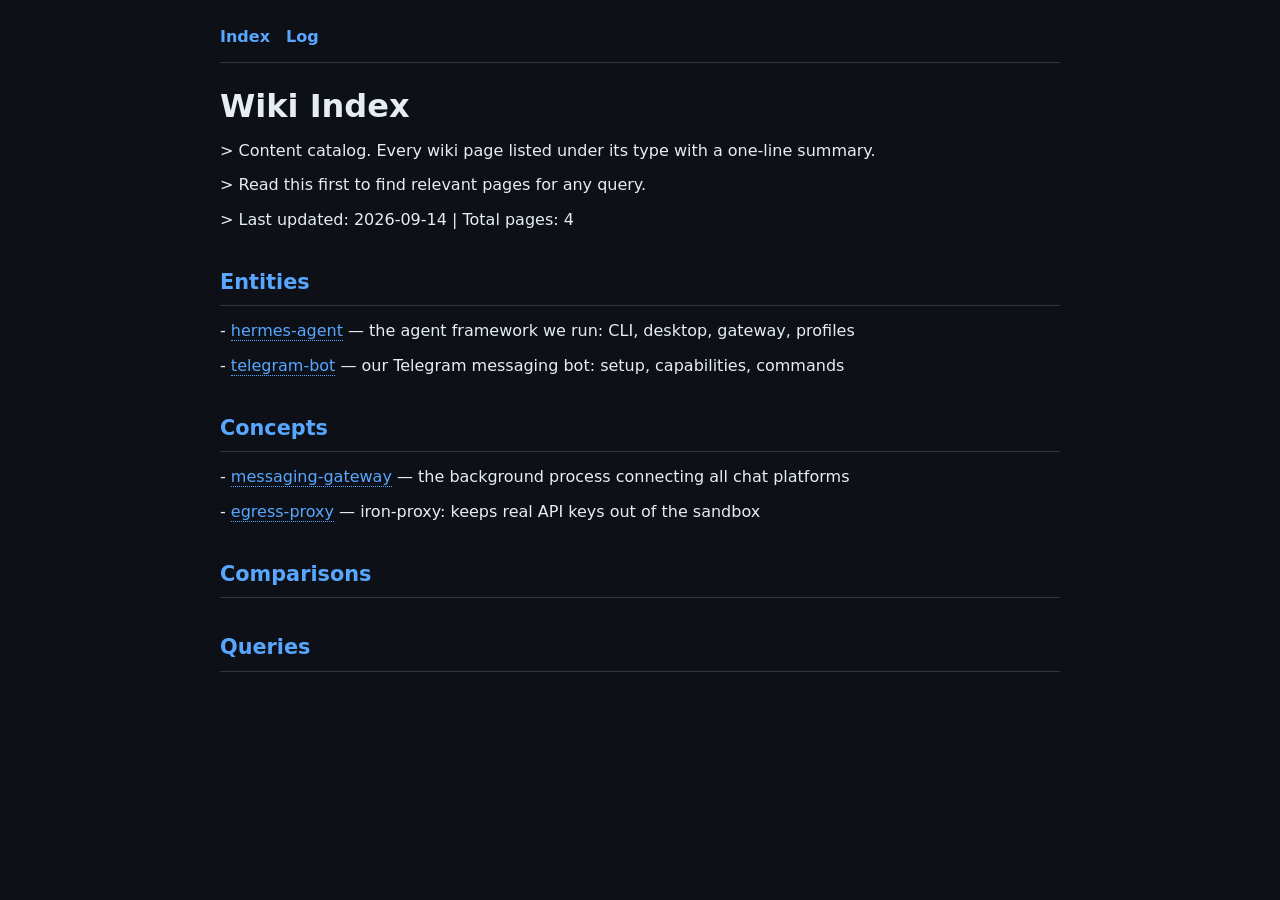
<file: docs/index.html>
<!DOCTYPE html><html><head><meta charset=utf-8><meta name=viewport content="width=device-width,initial-scale=1"><title>Wiki Index</title><link rel=stylesheet href=style.css></head><body><div class=wrap>
<nav><a href=index.html>Index</a><a href=log.html>Log</a></nav>
<h1>Wiki Index</h1>

<p>&gt; Content catalog. Every wiki page listed under its type with a one-line summary.</p>
<p>&gt; Read this first to find relevant pages for any query.</p>
<p>&gt; Last updated: 2026-09-14 | Total pages: 4</p>

<h2>Entities</h2>
<p>- <a class=wiki href="hermes-agent.html">hermes-agent</a> — the agent framework we run: CLI, desktop, gateway, profiles</p>
<p>- <a class=wiki href="telegram-bot.html">telegram-bot</a> — our Telegram messaging bot: setup, capabilities, commands</p>

<h2>Concepts</h2>
<p>- <a class=wiki href="messaging-gateway.html">messaging-gateway</a> — the background process connecting all chat platforms</p>
<p>- <a class=wiki href="egress-proxy.html">egress-proxy</a> — iron-proxy: keeps real API keys out of the sandbox</p>

<h2>Comparisons</h2>

<h2>Queries</h2></div></body></html>
</file>
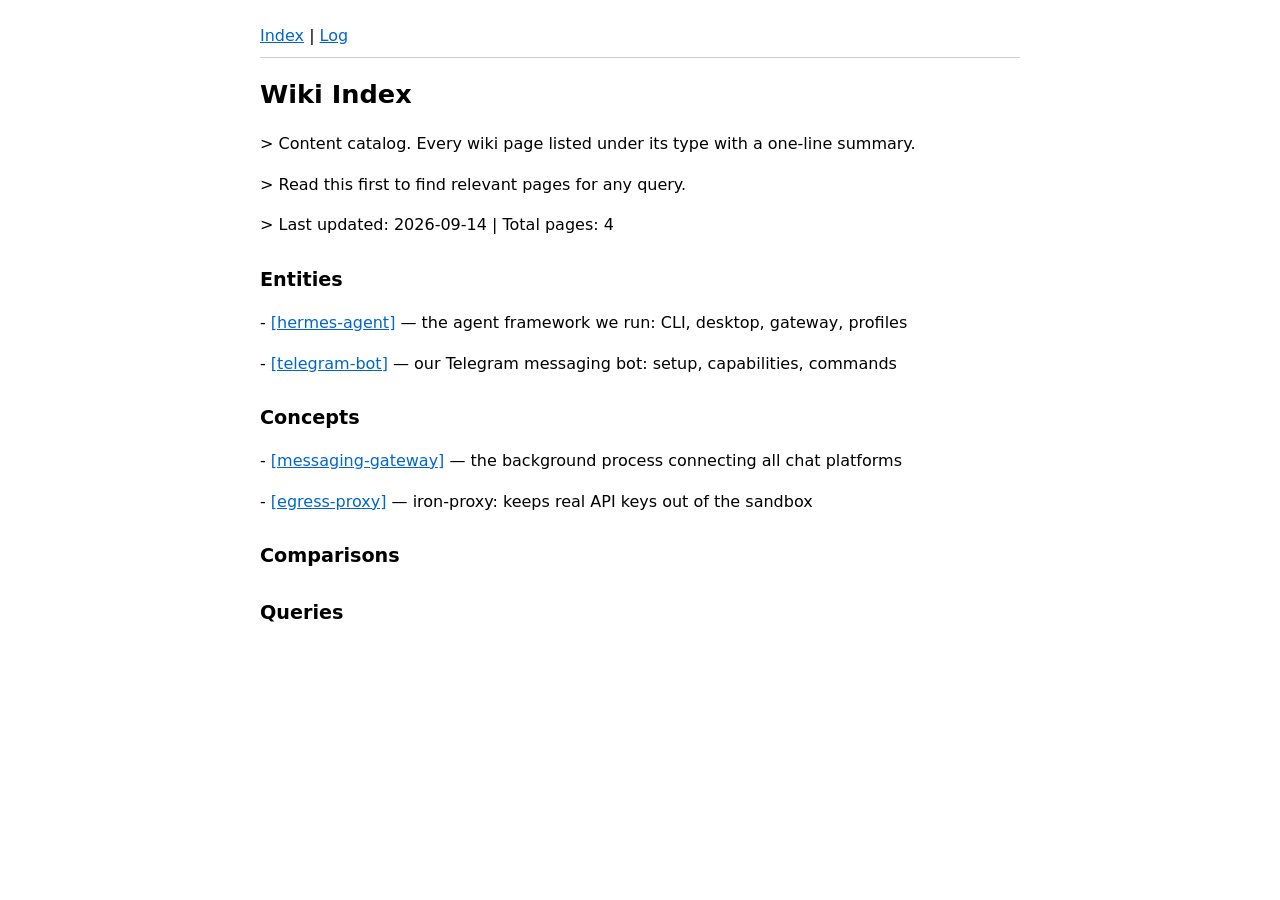
<file: site/index.html>
<!DOCTYPE html><html><head><meta charset=utf-8><title>Wiki Index</title>
<link rel=stylesheet href=style.css></head><body>
<nav><a href=index.html>Index</a> | <a href=log.html>Log</a></nav>
<h1>Wiki Index</h1>

<p>&gt; Content catalog. Every wiki page listed under its type with a one-line summary.</p>
<p>&gt; Read this first to find relevant pages for any query.</p>
<p>&gt; Last updated: 2026-09-14 | Total pages: 4</p>

<h2>Entities</h2>
<p>- <a href="hermes-agent.html">[hermes-agent]</a> — the agent framework we run: CLI, desktop, gateway, profiles</p>
<p>- <a href="telegram-bot.html">[telegram-bot]</a> — our Telegram messaging bot: setup, capabilities, commands</p>

<h2>Concepts</h2>
<p>- <a href="messaging-gateway.html">[messaging-gateway]</a> — the background process connecting all chat platforms</p>
<p>- <a href="egress-proxy.html">[egress-proxy]</a> — iron-proxy: keeps real API keys out of the sandbox</p>

<h2>Comparisons</h2>

<h2>Queries</h2></body></html>
</file>
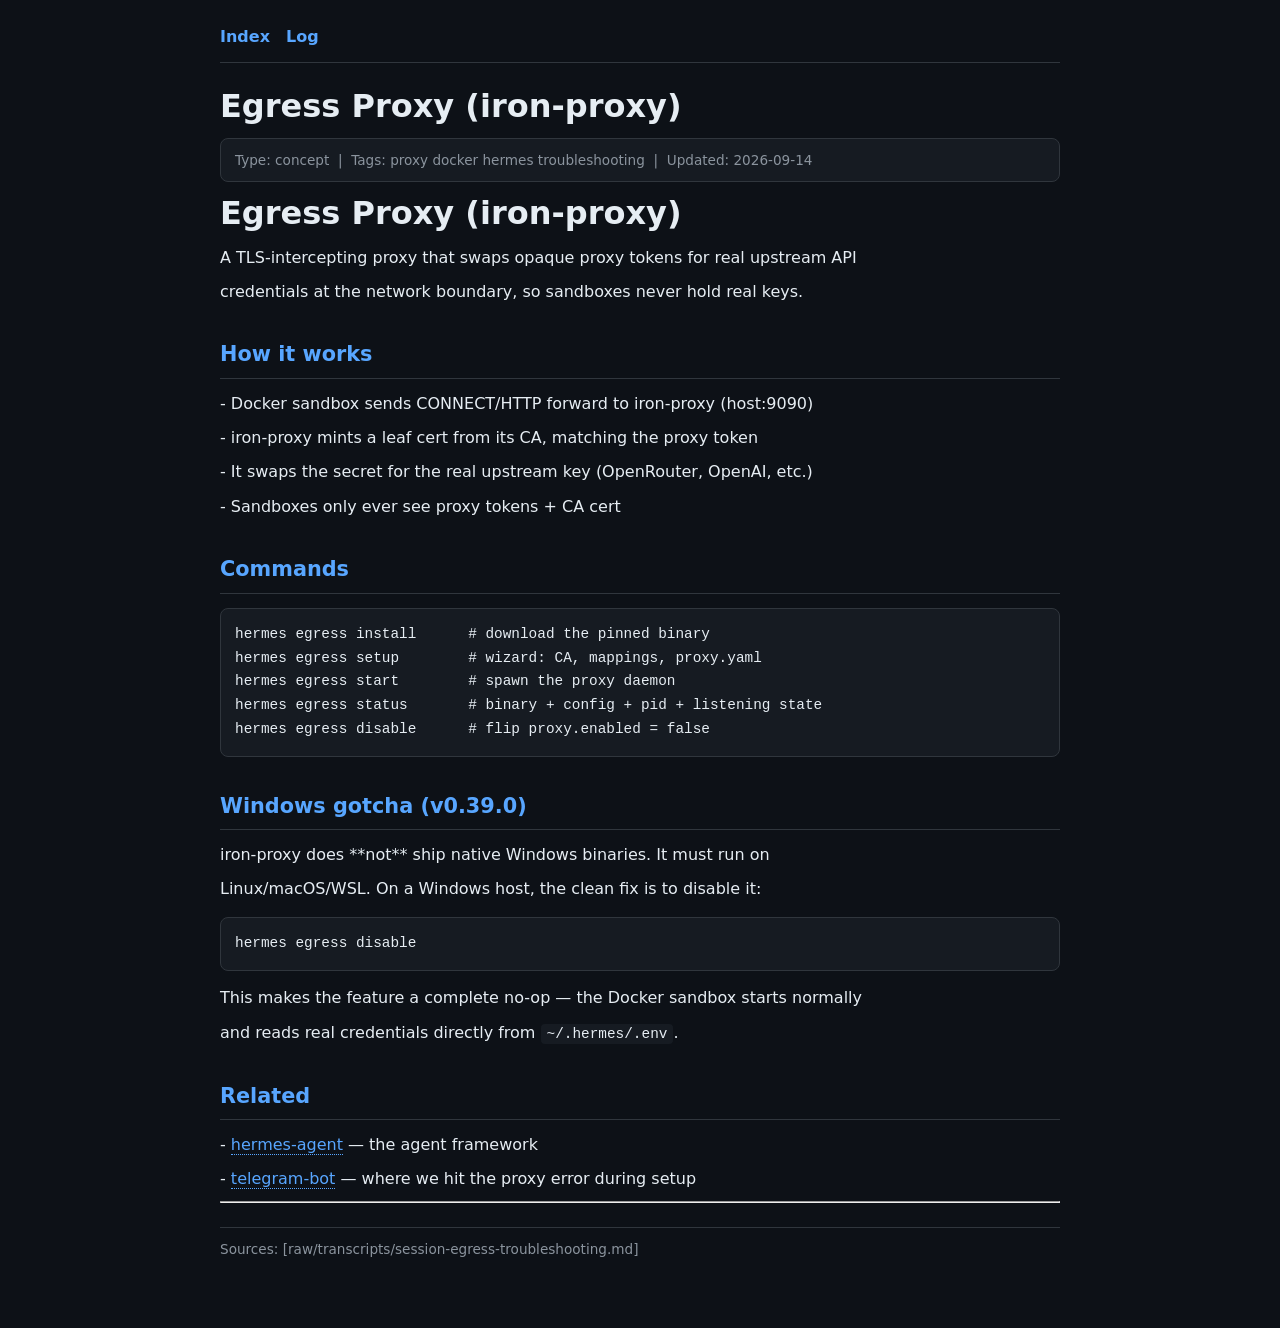
<file: docs/egress-proxy.html>
<!DOCTYPE html><html><head><meta charset=utf-8><meta name=viewport content="width=device-width,initial-scale=1"><title>Egress Proxy (iron-proxy)</title><link rel=stylesheet href=style.css></head><body><div class=wrap>
<nav><a href=index.html>Index</a><a href=log.html>Log</a></nav>
<h1>Egress Proxy (iron-proxy)</h1>
<div class=fm>Type: concept &nbsp;|&nbsp; Tags: proxy  docker  hermes  troubleshooting &nbsp;|&nbsp; Updated: 2026-09-14</div>

<h1>Egress Proxy (iron-proxy)</h1>

<p>A TLS-intercepting proxy that swaps opaque proxy tokens for real upstream API</p>
<p>credentials at the network boundary, so sandboxes never hold real keys.</p>

<h2>How it works</h2>
<p>- Docker sandbox sends CONNECT/HTTP forward to iron-proxy (host:9090)</p>
<p>- iron-proxy mints a leaf cert from its CA, matching the proxy token</p>
<p>- It swaps the secret for the real upstream key (OpenRouter, OpenAI, etc.)</p>
<p>- Sandboxes only ever see proxy tokens + CA cert</p>

<h2>Commands</h2>
<pre>
hermes egress install      # download the pinned binary
hermes egress setup        # wizard: CA, mappings, proxy.yaml
hermes egress start        # spawn the proxy daemon
hermes egress status       # binary + config + pid + listening state
hermes egress disable      # flip proxy.enabled = false
</pre>

<h2>Windows gotcha (v0.39.0)</h2>
<p>iron-proxy does **not** ship native Windows binaries. It must run on</p>
<p>Linux/macOS/WSL. On a Windows host, the clean fix is to disable it:</p>
<pre>
hermes egress disable
</pre>
<p>This makes the feature a complete no-op — the Docker sandbox starts normally</p>
<p>and reads real credentials directly from <code>~/.hermes/.env</code>.</p>

<h2>Related</h2>
<p>- <a class=wiki href="hermes-agent.html">hermes-agent</a> — the agent framework</p>
<p>- <a class=wiki href="telegram-bot.html">telegram-bot</a> — where we hit the proxy error during setup</p>
<hr><p class=src>Sources: [raw/transcripts/session-egress-troubleshooting.md]</p>
</div></body></html>
</file>
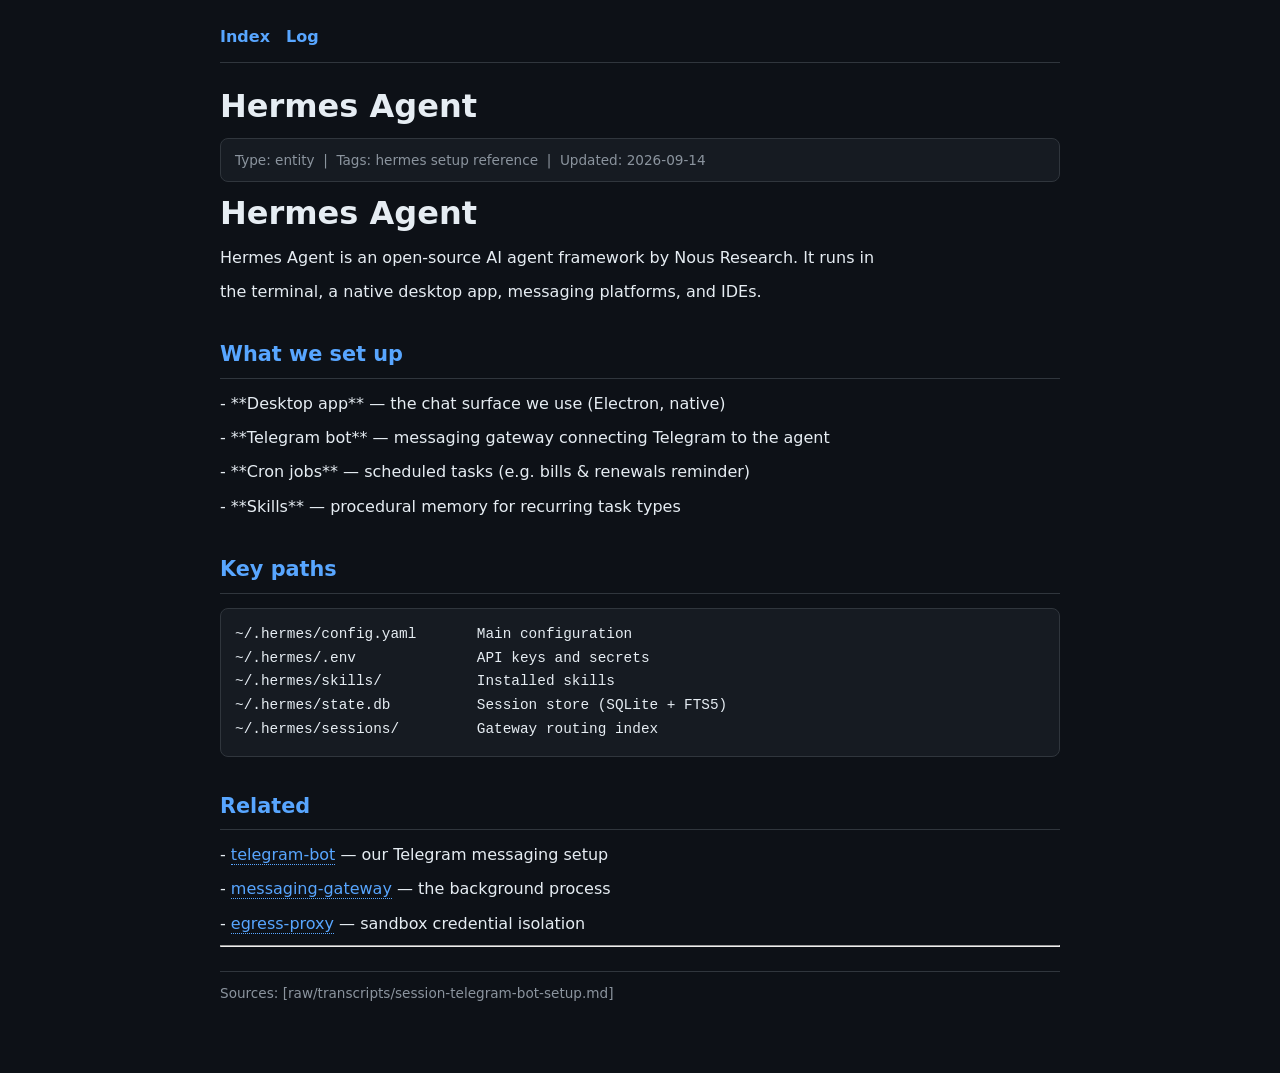
<file: docs/hermes-agent.html>
<!DOCTYPE html><html><head><meta charset=utf-8><meta name=viewport content="width=device-width,initial-scale=1"><title>Hermes Agent</title><link rel=stylesheet href=style.css></head><body><div class=wrap>
<nav><a href=index.html>Index</a><a href=log.html>Log</a></nav>
<h1>Hermes Agent</h1>
<div class=fm>Type: entity &nbsp;|&nbsp; Tags: hermes  setup  reference &nbsp;|&nbsp; Updated: 2026-09-14</div>

<h1>Hermes Agent</h1>

<p>Hermes Agent is an open-source AI agent framework by Nous Research. It runs in</p>
<p>the terminal, a native desktop app, messaging platforms, and IDEs.</p>

<h2>What we set up</h2>
<p>- **Desktop app** — the chat surface we use (Electron, native)</p>
<p>- **Telegram bot** — messaging gateway connecting Telegram to the agent</p>
<p>- **Cron jobs** — scheduled tasks (e.g. bills &amp; renewals reminder)</p>
<p>- **Skills** — procedural memory for recurring task types</p>

<h2>Key paths</h2>
<pre>
~/.hermes/config.yaml       Main configuration
~/.hermes/.env              API keys and secrets
~/.hermes/skills/           Installed skills
~/.hermes/state.db          Session store (SQLite + FTS5)
~/.hermes/sessions/         Gateway routing index
</pre>

<h2>Related</h2>
<p>- <a class=wiki href="telegram-bot.html">telegram-bot</a> — our Telegram messaging setup</p>
<p>- <a class=wiki href="messaging-gateway.html">messaging-gateway</a> — the background process</p>
<p>- <a class=wiki href="egress-proxy.html">egress-proxy</a> — sandbox credential isolation</p>
<hr><p class=src>Sources: [raw/transcripts/session-telegram-bot-setup.md]</p>
</div></body></html>
</file>
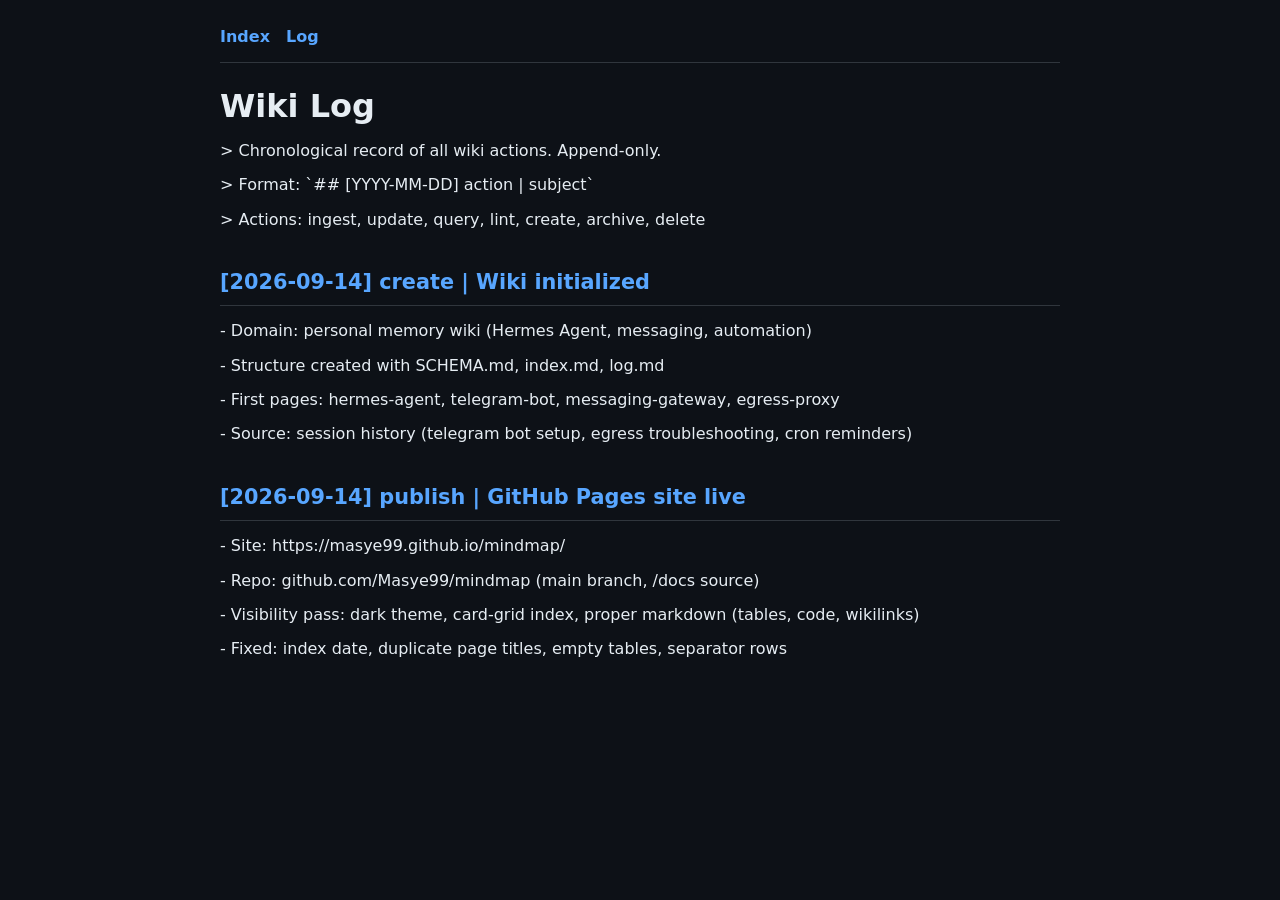
<file: docs/log.html>
<!DOCTYPE html><html><head><meta charset=utf-8><meta name=viewport content="width=device-width,initial-scale=1"><title>Wiki Log</title><link rel=stylesheet href=style.css></head><body><div class=wrap>
<nav><a href=index.html>Index</a><a href=log.html>Log</a></nav>
<h1>Wiki Log</h1>

<p>&gt; Chronological record of all wiki actions. Append-only.</p>
<p>&gt; Format: `## [YYYY-MM-DD] action | subject`</p>
<p>&gt; Actions: ingest, update, query, lint, create, archive, delete</p>

<h2>[2026-09-14] create | Wiki initialized</h2>
<p>- Domain: personal memory wiki (Hermes Agent, messaging, automation)</p>
<p>- Structure created with SCHEMA.md, index.md, log.md</p>
<p>- First pages: hermes-agent, telegram-bot, messaging-gateway, egress-proxy</p>
<p>- Source: session history (telegram bot setup, egress troubleshooting, cron reminders)</p>

<h2>[2026-09-14] publish | GitHub Pages site live</h2>
<p>- Site: https://masye99.github.io/mindmap/</p>
<p>- Repo: github.com/Masye99/mindmap (main branch, /docs source)</p>
<p>- Visibility pass: dark theme, card-grid index, proper markdown (tables, code, wikilinks)</p>
<p>- Fixed: index date, duplicate page titles, empty tables, separator rows</p></div></body></html>
</file>
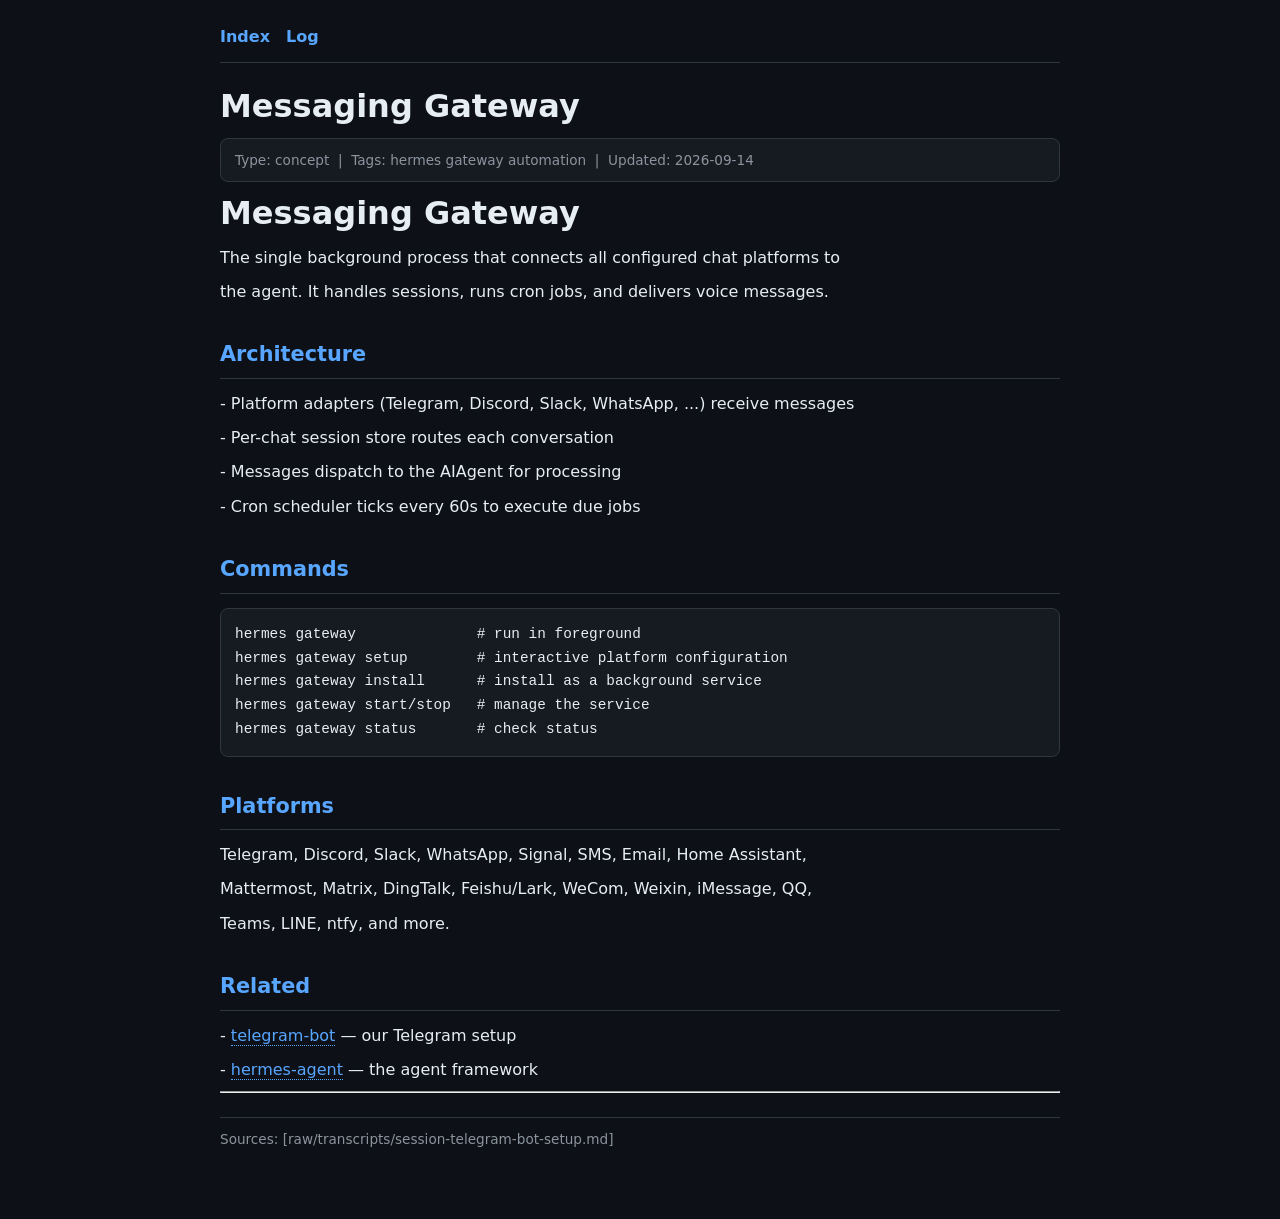
<file: docs/messaging-gateway.html>
<!DOCTYPE html><html><head><meta charset=utf-8><meta name=viewport content="width=device-width,initial-scale=1"><title>Messaging Gateway</title><link rel=stylesheet href=style.css></head><body><div class=wrap>
<nav><a href=index.html>Index</a><a href=log.html>Log</a></nav>
<h1>Messaging Gateway</h1>
<div class=fm>Type: concept &nbsp;|&nbsp; Tags: hermes  gateway  automation &nbsp;|&nbsp; Updated: 2026-09-14</div>

<h1>Messaging Gateway</h1>

<p>The single background process that connects all configured chat platforms to</p>
<p>the agent. It handles sessions, runs cron jobs, and delivers voice messages.</p>

<h2>Architecture</h2>
<p>- Platform adapters (Telegram, Discord, Slack, WhatsApp, ...) receive messages</p>
<p>- Per-chat session store routes each conversation</p>
<p>- Messages dispatch to the AIAgent for processing</p>
<p>- Cron scheduler ticks every 60s to execute due jobs</p>

<h2>Commands</h2>
<pre>
hermes gateway              # run in foreground
hermes gateway setup        # interactive platform configuration
hermes gateway install      # install as a background service
hermes gateway start/stop   # manage the service
hermes gateway status       # check status
</pre>

<h2>Platforms</h2>
<p>Telegram, Discord, Slack, WhatsApp, Signal, SMS, Email, Home Assistant,</p>
<p>Mattermost, Matrix, DingTalk, Feishu/Lark, WeCom, Weixin, iMessage, QQ,</p>
<p>Teams, LINE, ntfy, and more.</p>

<h2>Related</h2>
<p>- <a class=wiki href="telegram-bot.html">telegram-bot</a> — our Telegram setup</p>
<p>- <a class=wiki href="hermes-agent.html">hermes-agent</a> — the agent framework</p>
<hr><p class=src>Sources: [raw/transcripts/session-telegram-bot-setup.md]</p>
</div></body></html>
</file>
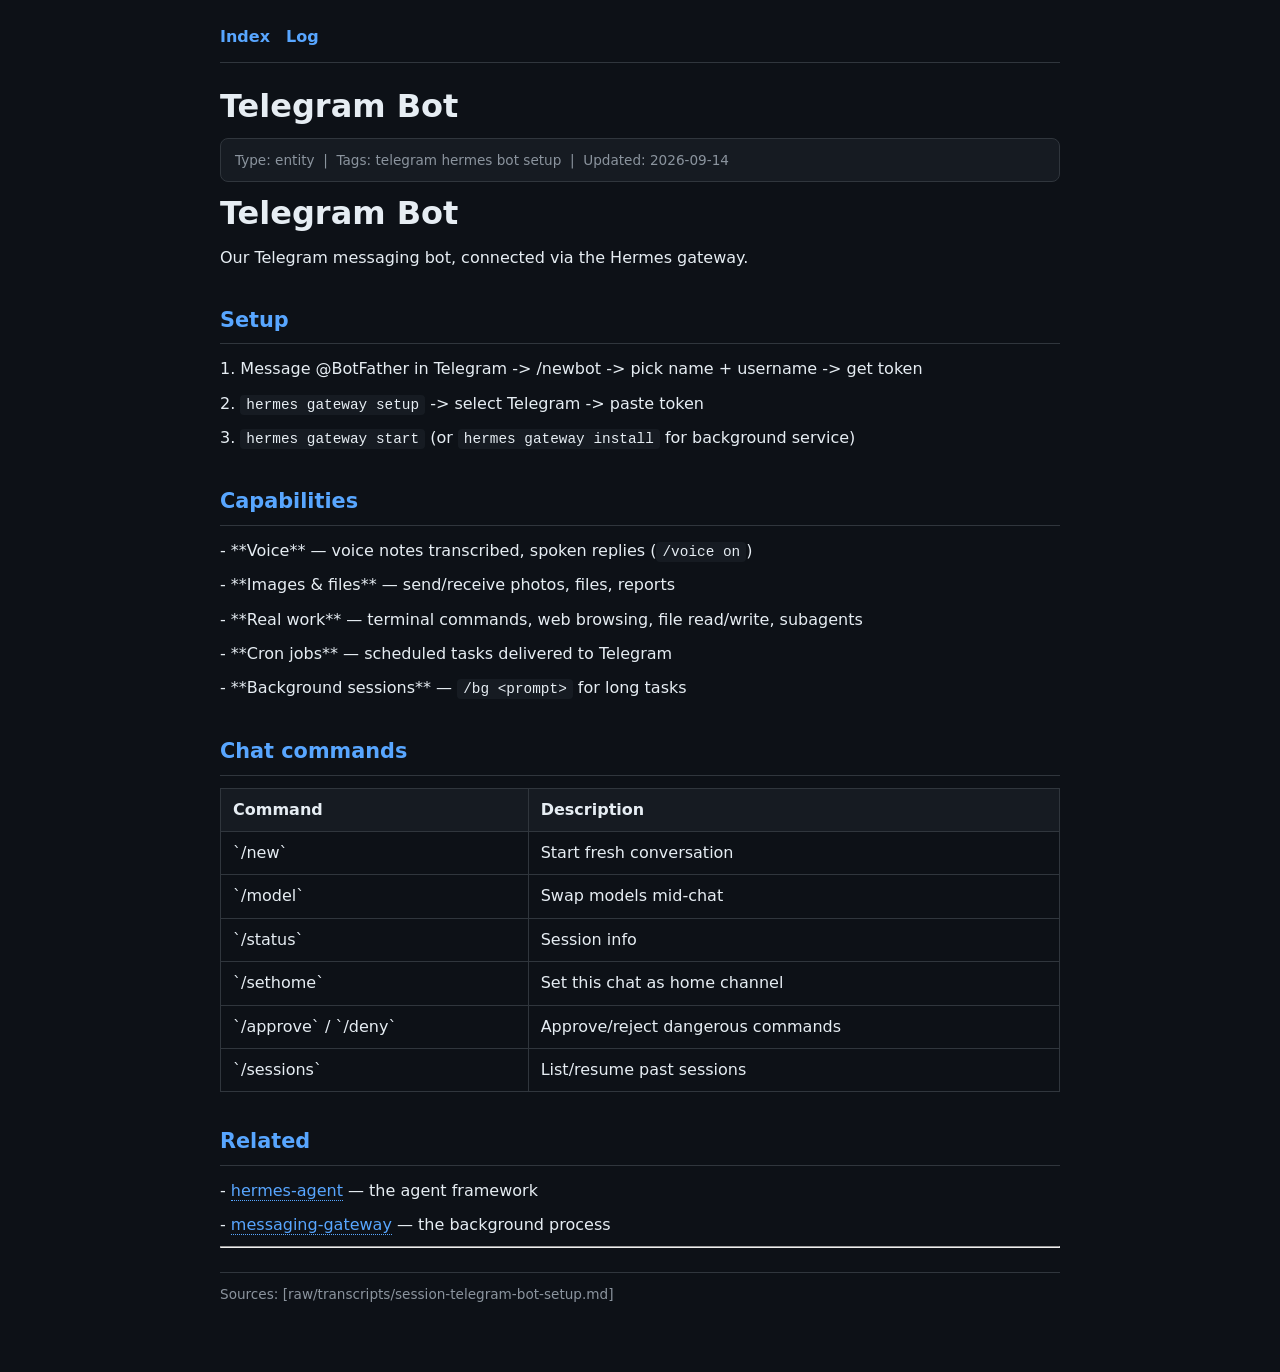
<file: docs/telegram-bot.html>
<!DOCTYPE html><html><head><meta charset=utf-8><meta name=viewport content="width=device-width,initial-scale=1"><title>Telegram Bot</title><link rel=stylesheet href=style.css></head><body><div class=wrap>
<nav><a href=index.html>Index</a><a href=log.html>Log</a></nav>
<h1>Telegram Bot</h1>
<div class=fm>Type: entity &nbsp;|&nbsp; Tags: telegram  hermes  bot  setup &nbsp;|&nbsp; Updated: 2026-09-14</div>

<h1>Telegram Bot</h1>

<p>Our Telegram messaging bot, connected via the Hermes gateway.</p>

<h2>Setup</h2>
<p>1. Message @BotFather in Telegram -&gt; /newbot -&gt; pick name + username -&gt; get token</p>
<p>2. <code>hermes gateway setup</code> -&gt; select Telegram -&gt; paste token</p>
<p>3. <code>hermes gateway start</code> (or <code>hermes gateway install</code> for background service)</p>

<h2>Capabilities</h2>
<p>- **Voice** — voice notes transcribed, spoken replies (<code>/voice on</code>)</p>
<p>- **Images &amp; files** — send/receive photos, files, reports</p>
<p>- **Real work** — terminal commands, web browsing, file read/write, subagents</p>
<p>- **Cron jobs** — scheduled tasks delivered to Telegram</p>
<p>- **Background sessions** — <code>/bg &lt;prompt&gt;</code> for long tasks</p>

<h2>Chat commands</h2>
<table>
<tr><th>Command</th><th>Description</th></tr>
<tr><td>`/new`</td><td>Start fresh conversation</td></tr>
<tr><td>`/model`</td><td>Swap models mid-chat</td></tr>
<tr><td>`/status`</td><td>Session info</td></tr>
<tr><td>`/sethome`</td><td>Set this chat as home channel</td></tr>
<tr><td>`/approve` / `/deny`</td><td>Approve/reject dangerous commands</td></tr>
<tr><td>`/sessions`</td><td>List/resume past sessions</td></tr>
</table>

<h2>Related</h2>
<p>- <a class=wiki href="hermes-agent.html">hermes-agent</a> — the agent framework</p>
<p>- <a class=wiki href="messaging-gateway.html">messaging-gateway</a> — the background process</p>
<hr><p class=src>Sources: [raw/transcripts/session-telegram-bot-setup.md]</p>
</div></body></html>
</file>
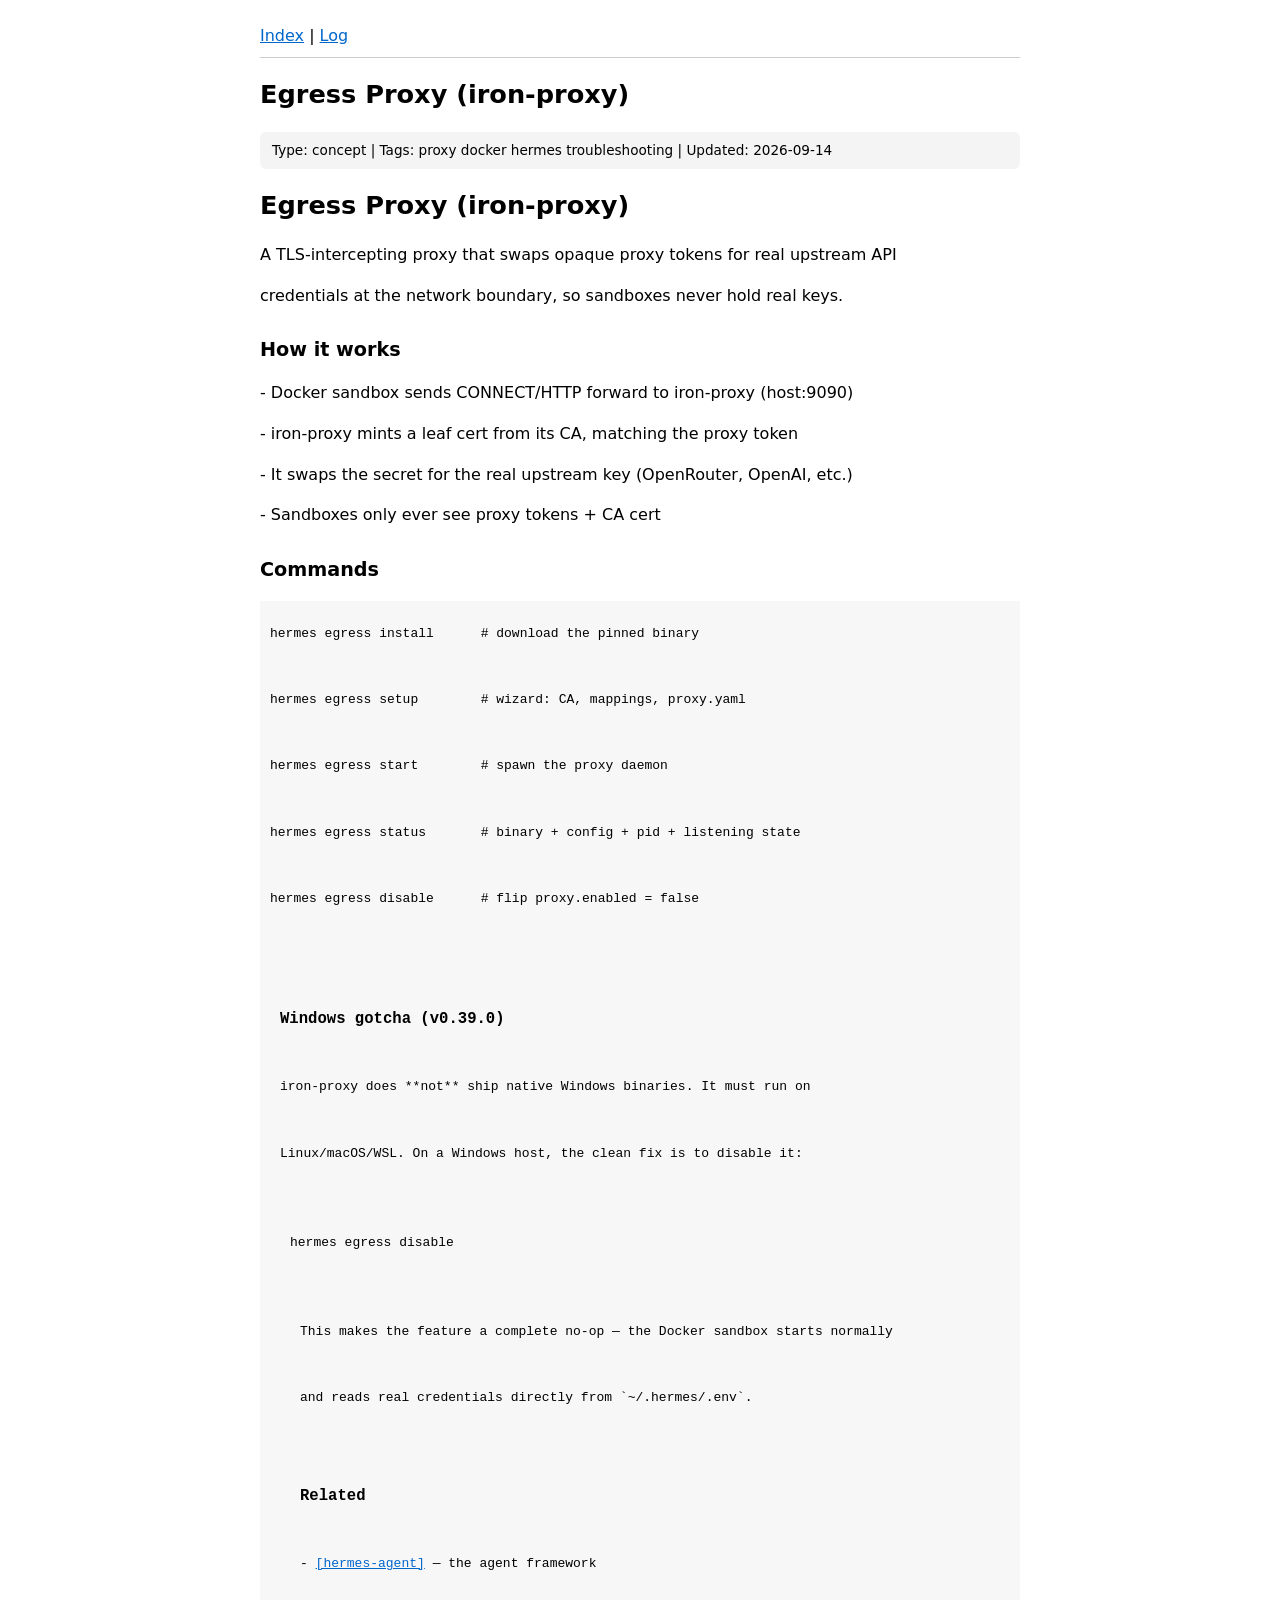
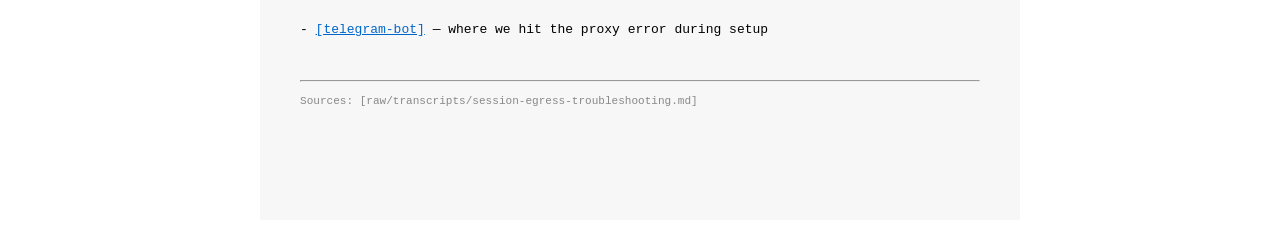
<file: site/egress-proxy.html>
<!DOCTYPE html><html><head><meta charset=utf-8><title>Egress Proxy (iron-proxy)</title>
<link rel=stylesheet href=style.css></head><body>
<nav><a href=index.html>Index</a> | <a href=log.html>Log</a></nav>
<h1>Egress Proxy (iron-proxy)</h1>
<div class=fm>Type: concept | Tags: proxy  docker  hermes  troubleshooting | Updated: 2026-09-14</div>

<h1>Egress Proxy (iron-proxy)</h1>

<p>A TLS-intercepting proxy that swaps opaque proxy tokens for real upstream API</p>
<p>credentials at the network boundary, so sandboxes never hold real keys.</p>

<h2>How it works</h2>
<p>- Docker sandbox sends CONNECT/HTTP forward to iron-proxy (host:9090)</p>
<p>- iron-proxy mints a leaf cert from its CA, matching the proxy token</p>
<p>- It swaps the secret for the real upstream key (OpenRouter, OpenAI, etc.)</p>
<p>- Sandboxes only ever see proxy tokens + CA cert</p>

<h2>Commands</h2>
<pre>
<p>hermes egress install      # download the pinned binary</p>
<p>hermes egress setup        # wizard: CA, mappings, proxy.yaml</p>
<p>hermes egress start        # spawn the proxy daemon</p>
<p>hermes egress status       # binary + config + pid + listening state</p>
<p>hermes egress disable      # flip proxy.enabled = false</p>
<pre>

<h2>Windows gotcha (v0.39.0)</h2>
<p>iron-proxy does **not** ship native Windows binaries. It must run on</p>
<p>Linux/macOS/WSL. On a Windows host, the clean fix is to disable it:</p>
<pre>
<p>hermes egress disable</p>
<pre>
<p>This makes the feature a complete no-op — the Docker sandbox starts normally</p>
<p>and reads real credentials directly from `~/.hermes/.env`.</p>

<h2>Related</h2>
<p>- <a href="hermes-agent.html">[hermes-agent]</a> — the agent framework</p>
<p>- <a href="telegram-bot.html">[telegram-bot]</a> — where we hit the proxy error during setup</p>
<hr><p class=src>Sources: [raw/transcripts/session-egress-troubleshooting.md]</p>
</body></html>
</file>
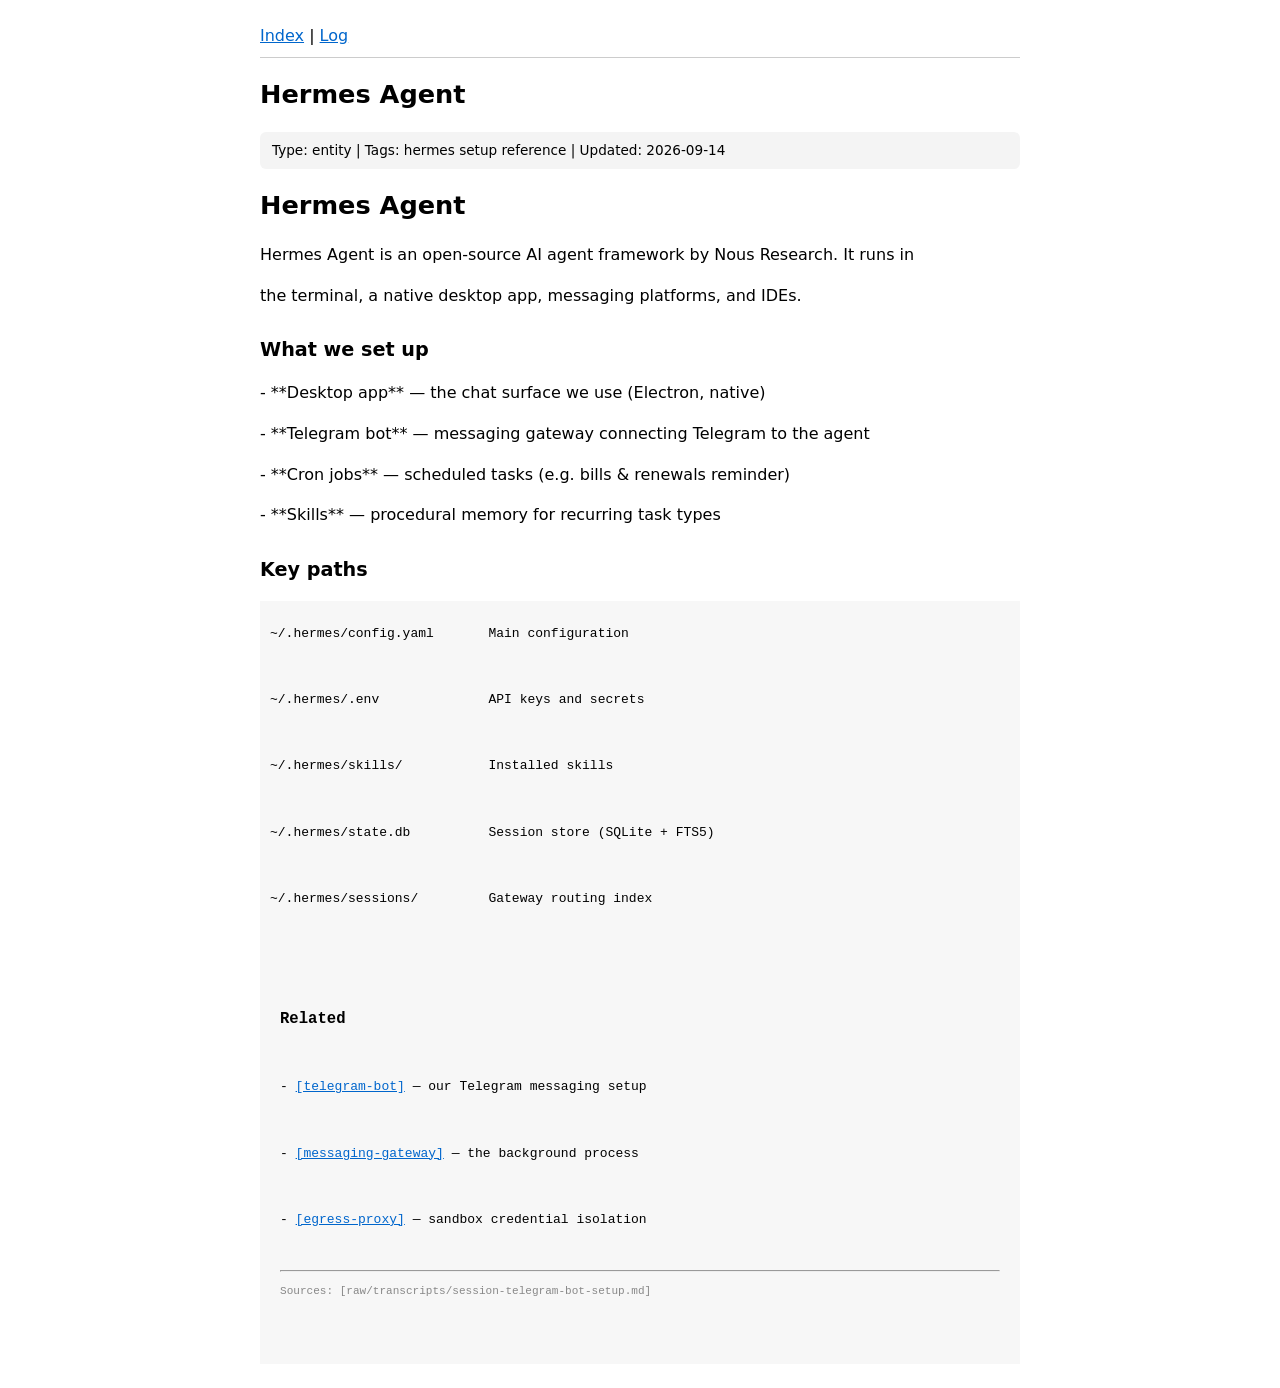
<file: site/hermes-agent.html>
<!DOCTYPE html><html><head><meta charset=utf-8><title>Hermes Agent</title>
<link rel=stylesheet href=style.css></head><body>
<nav><a href=index.html>Index</a> | <a href=log.html>Log</a></nav>
<h1>Hermes Agent</h1>
<div class=fm>Type: entity | Tags: hermes  setup  reference | Updated: 2026-09-14</div>

<h1>Hermes Agent</h1>

<p>Hermes Agent is an open-source AI agent framework by Nous Research. It runs in</p>
<p>the terminal, a native desktop app, messaging platforms, and IDEs.</p>

<h2>What we set up</h2>
<p>- **Desktop app** — the chat surface we use (Electron, native)</p>
<p>- **Telegram bot** — messaging gateway connecting Telegram to the agent</p>
<p>- **Cron jobs** — scheduled tasks (e.g. bills &amp; renewals reminder)</p>
<p>- **Skills** — procedural memory for recurring task types</p>

<h2>Key paths</h2>
<pre>
<p>~/.hermes/config.yaml       Main configuration</p>
<p>~/.hermes/.env              API keys and secrets</p>
<p>~/.hermes/skills/           Installed skills</p>
<p>~/.hermes/state.db          Session store (SQLite + FTS5)</p>
<p>~/.hermes/sessions/         Gateway routing index</p>
<pre>

<h2>Related</h2>
<p>- <a href="telegram-bot.html">[telegram-bot]</a> — our Telegram messaging setup</p>
<p>- <a href="messaging-gateway.html">[messaging-gateway]</a> — the background process</p>
<p>- <a href="egress-proxy.html">[egress-proxy]</a> — sandbox credential isolation</p>
<hr><p class=src>Sources: [raw/transcripts/session-telegram-bot-setup.md]</p>
</body></html>
</file>
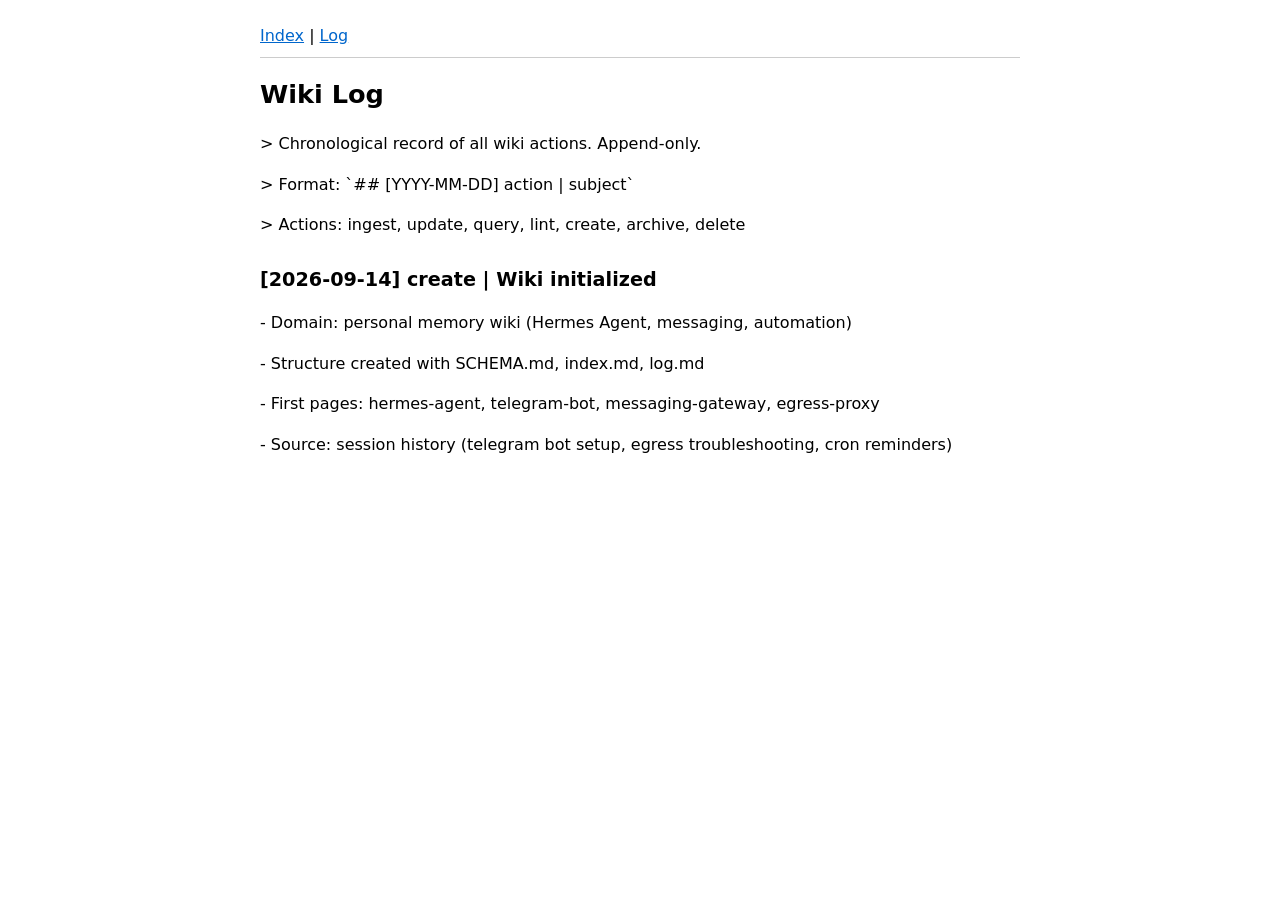
<file: site/log.html>
<!DOCTYPE html><html><head><meta charset=utf-8><title>Wiki Log</title>
<link rel=stylesheet href=style.css></head><body>
<nav><a href=index.html>Index</a> | <a href=log.html>Log</a></nav>
<h1>Wiki Log</h1>

<p>&gt; Chronological record of all wiki actions. Append-only.</p>
<p>&gt; Format: `## [YYYY-MM-DD] action | subject`</p>
<p>&gt; Actions: ingest, update, query, lint, create, archive, delete</p>

<h2>[2026-09-14] create | Wiki initialized</h2>
<p>- Domain: personal memory wiki (Hermes Agent, messaging, automation)</p>
<p>- Structure created with SCHEMA.md, index.md, log.md</p>
<p>- First pages: hermes-agent, telegram-bot, messaging-gateway, egress-proxy</p>
<p>- Source: session history (telegram bot setup, egress troubleshooting, cron reminders)</p></body></html>
</file>
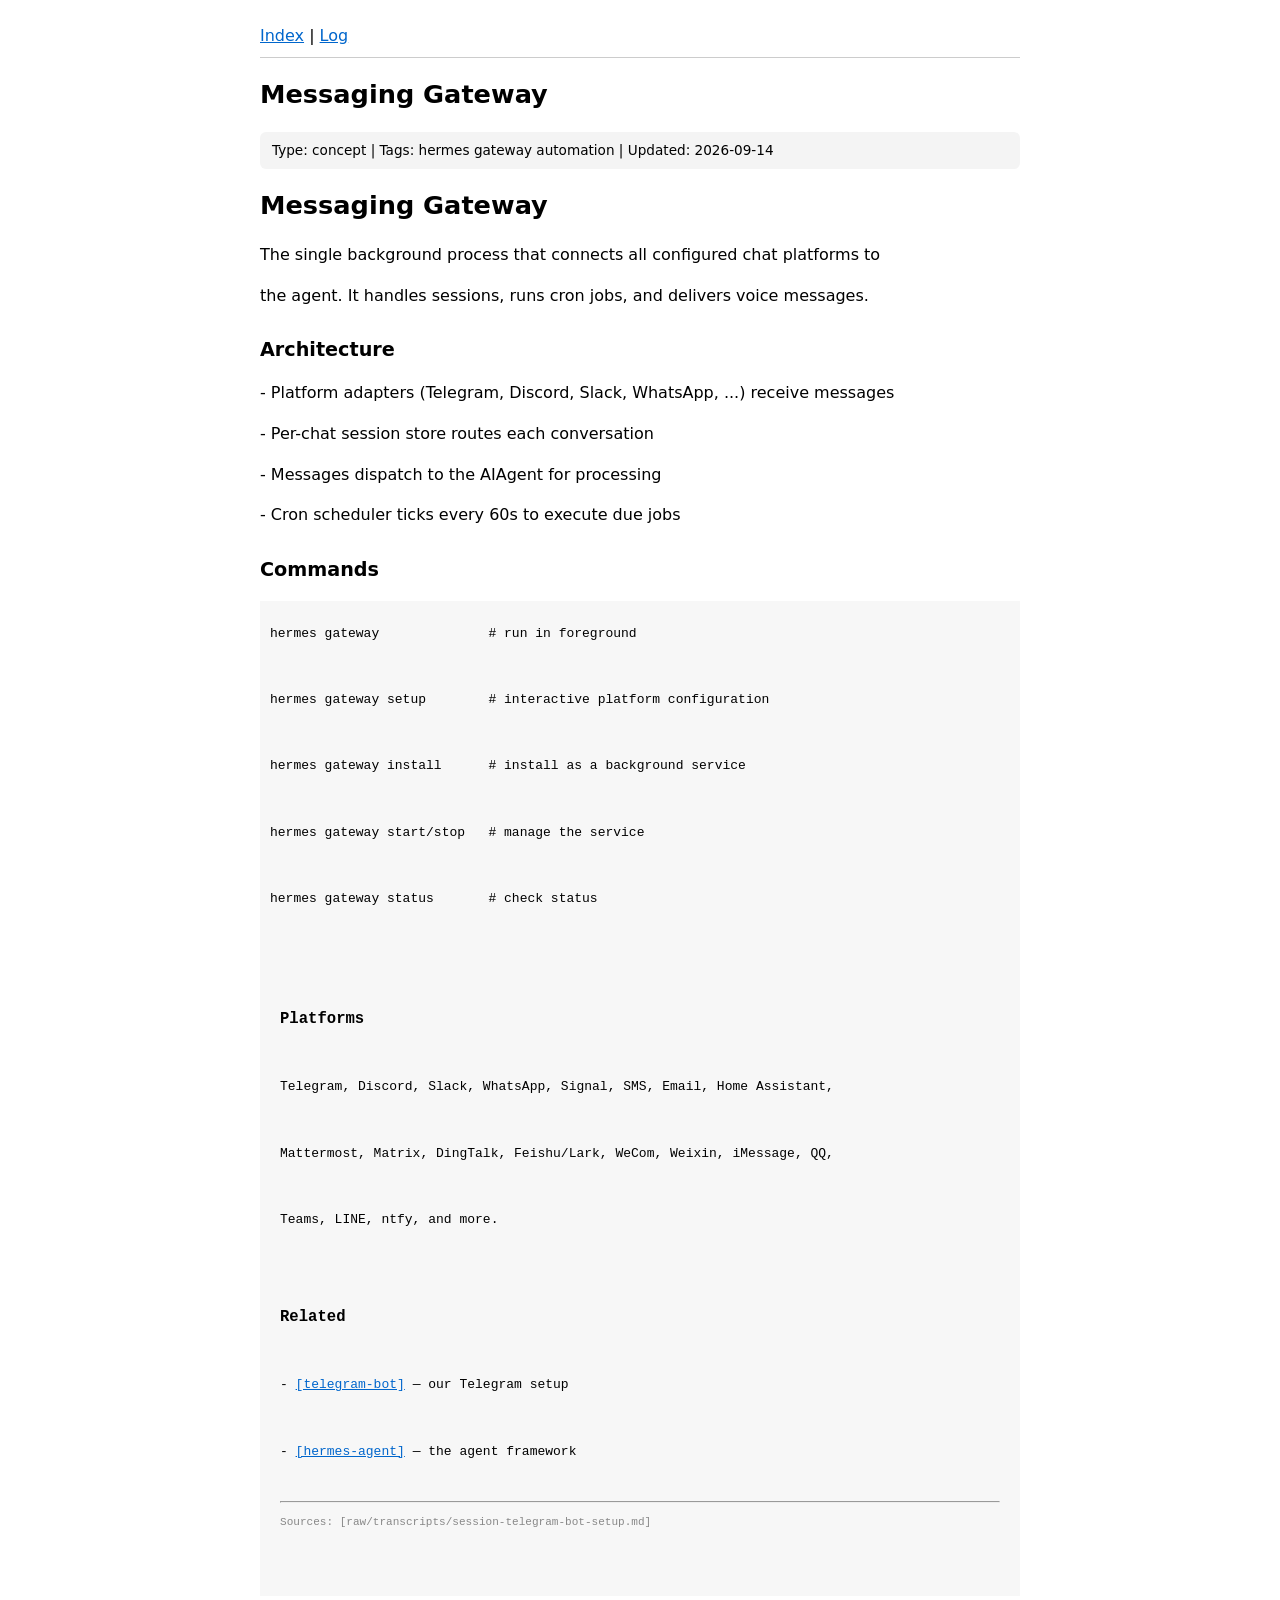
<file: site/messaging-gateway.html>
<!DOCTYPE html><html><head><meta charset=utf-8><title>Messaging Gateway</title>
<link rel=stylesheet href=style.css></head><body>
<nav><a href=index.html>Index</a> | <a href=log.html>Log</a></nav>
<h1>Messaging Gateway</h1>
<div class=fm>Type: concept | Tags: hermes  gateway  automation | Updated: 2026-09-14</div>

<h1>Messaging Gateway</h1>

<p>The single background process that connects all configured chat platforms to</p>
<p>the agent. It handles sessions, runs cron jobs, and delivers voice messages.</p>

<h2>Architecture</h2>
<p>- Platform adapters (Telegram, Discord, Slack, WhatsApp, ...) receive messages</p>
<p>- Per-chat session store routes each conversation</p>
<p>- Messages dispatch to the AIAgent for processing</p>
<p>- Cron scheduler ticks every 60s to execute due jobs</p>

<h2>Commands</h2>
<pre>
<p>hermes gateway              # run in foreground</p>
<p>hermes gateway setup        # interactive platform configuration</p>
<p>hermes gateway install      # install as a background service</p>
<p>hermes gateway start/stop   # manage the service</p>
<p>hermes gateway status       # check status</p>
<pre>

<h2>Platforms</h2>
<p>Telegram, Discord, Slack, WhatsApp, Signal, SMS, Email, Home Assistant,</p>
<p>Mattermost, Matrix, DingTalk, Feishu/Lark, WeCom, Weixin, iMessage, QQ,</p>
<p>Teams, LINE, ntfy, and more.</p>

<h2>Related</h2>
<p>- <a href="telegram-bot.html">[telegram-bot]</a> — our Telegram setup</p>
<p>- <a href="hermes-agent.html">[hermes-agent]</a> — the agent framework</p>
<hr><p class=src>Sources: [raw/transcripts/session-telegram-bot-setup.md]</p>
</body></html>
</file>
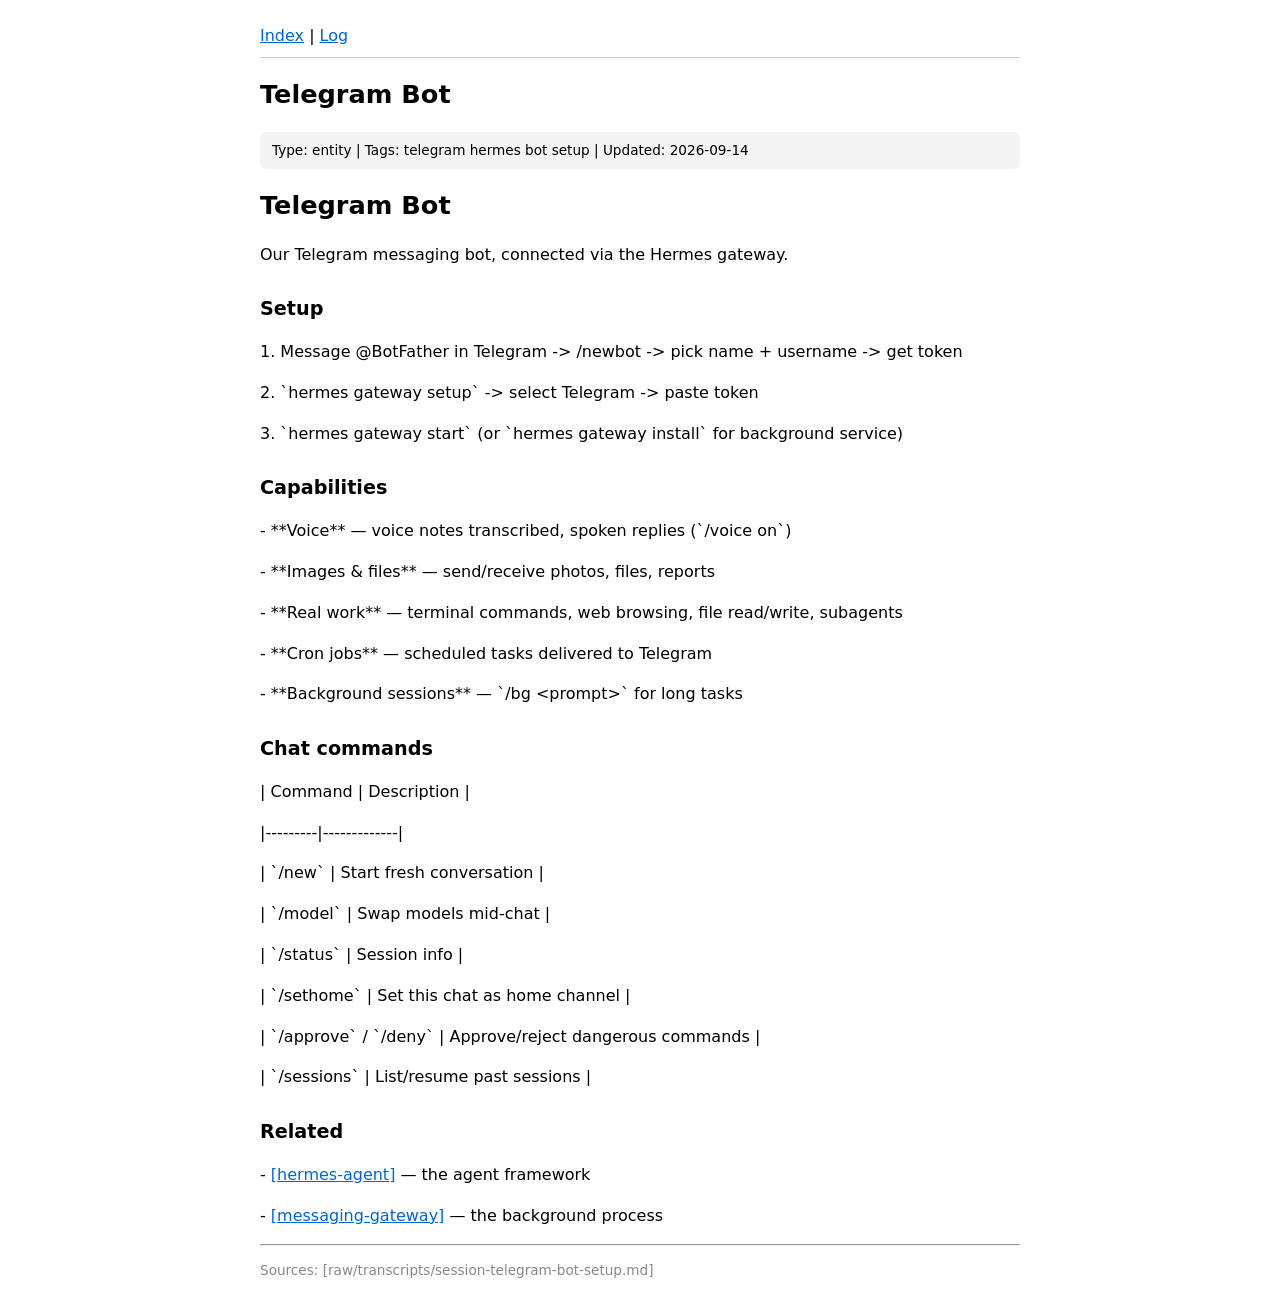
<file: site/telegram-bot.html>
<!DOCTYPE html><html><head><meta charset=utf-8><title>Telegram Bot</title>
<link rel=stylesheet href=style.css></head><body>
<nav><a href=index.html>Index</a> | <a href=log.html>Log</a></nav>
<h1>Telegram Bot</h1>
<div class=fm>Type: entity | Tags: telegram  hermes  bot  setup | Updated: 2026-09-14</div>

<h1>Telegram Bot</h1>

<p>Our Telegram messaging bot, connected via the Hermes gateway.</p>

<h2>Setup</h2>
<p>1. Message @BotFather in Telegram -&gt; /newbot -&gt; pick name + username -&gt; get token</p>
<p>2. `hermes gateway setup` -&gt; select Telegram -&gt; paste token</p>
<p>3. `hermes gateway start` (or `hermes gateway install` for background service)</p>

<h2>Capabilities</h2>
<p>- **Voice** — voice notes transcribed, spoken replies (`/voice on`)</p>
<p>- **Images &amp; files** — send/receive photos, files, reports</p>
<p>- **Real work** — terminal commands, web browsing, file read/write, subagents</p>
<p>- **Cron jobs** — scheduled tasks delivered to Telegram</p>
<p>- **Background sessions** — `/bg &lt;prompt&gt;` for long tasks</p>

<h2>Chat commands</h2>
<p>| Command | Description |</p>
<p>|---------|-------------|</p>
<p>| `/new` | Start fresh conversation |</p>
<p>| `/model` | Swap models mid-chat |</p>
<p>| `/status` | Session info |</p>
<p>| `/sethome` | Set this chat as home channel |</p>
<p>| `/approve` / `/deny` | Approve/reject dangerous commands |</p>
<p>| `/sessions` | List/resume past sessions |</p>

<h2>Related</h2>
<p>- <a href="hermes-agent.html">[hermes-agent]</a> — the agent framework</p>
<p>- <a href="messaging-gateway.html">[messaging-gateway]</a> — the background process</p>
<hr><p class=src>Sources: [raw/transcripts/session-telegram-bot-setup.md]</p>
</body></html>
</file>
